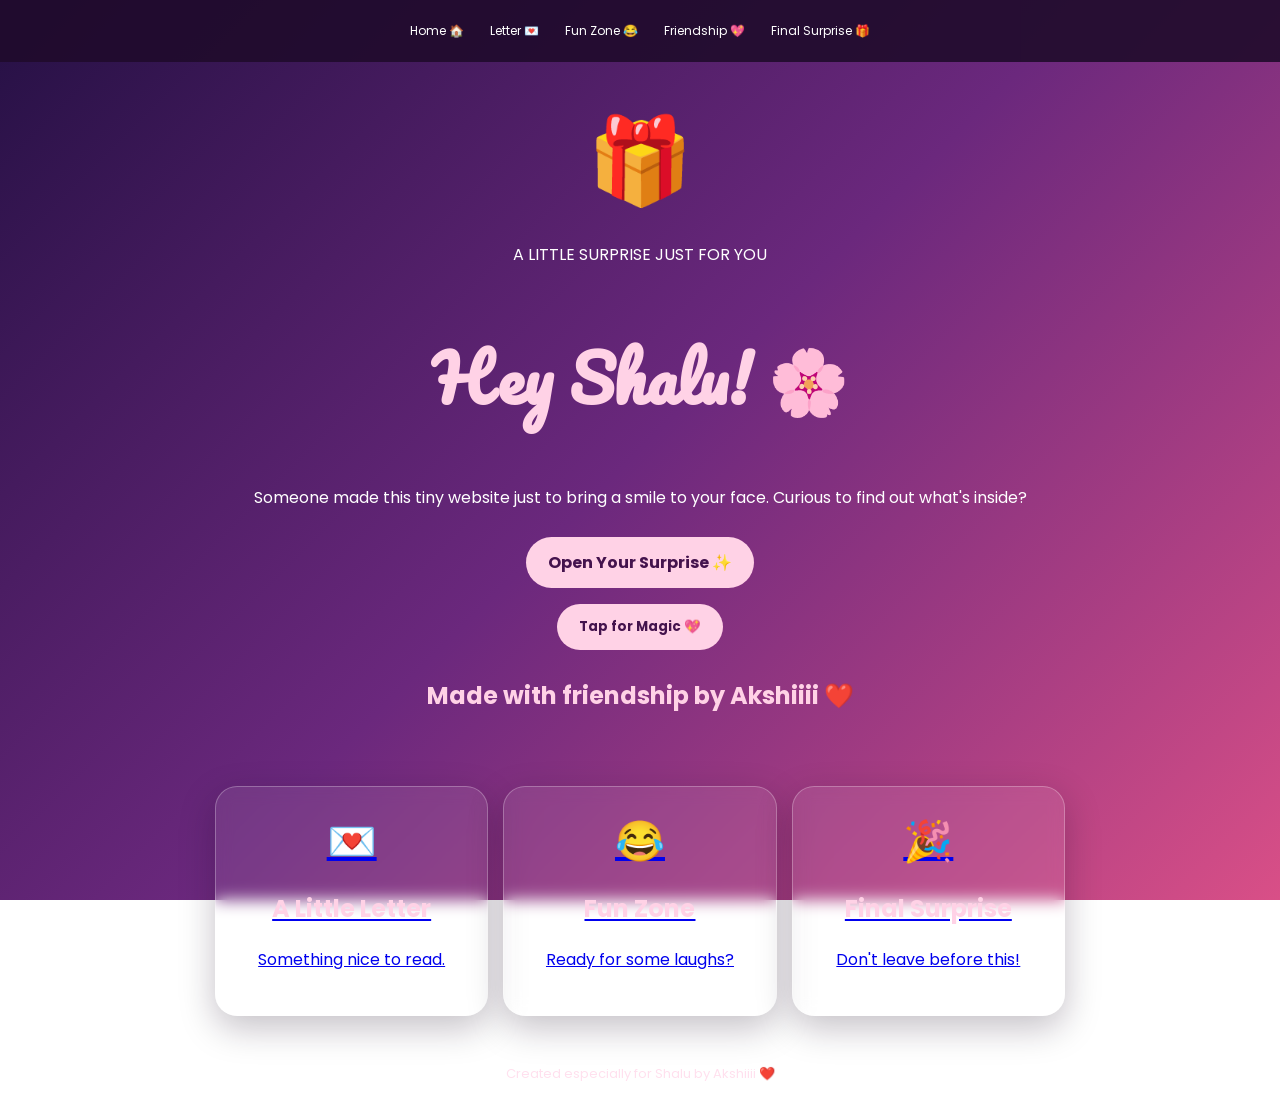
<file: index.html>
<!DOCTYPE html>
<html lang="en">
<head>
<meta charset="UTF-8">
<meta name="viewport" content="width=device-width,initial-scale=1">
<title>A Surprise for Shalu 🎁</title>
<link rel="stylesheet" href="style.css">
</head>
<body>

<nav>
<a href="index.html">Home 🏠</a>
<a href="letter.html">Letter 💌</a>
<a href="fun.html">Fun Zone 😂</a>
<a href="friendship.html">Friendship 💖</a>
<a href="surprise.html">Final Surprise 🎁</a>
</nav>

<main>
<section class="hero">
<div style="font-size:85px">🎁</div>
<p>A LITTLE SURPRISE JUST FOR YOU</p>
<h1 class="script">Hey Shalu! 🌸</h1>
<p>
Someone made this tiny website just to bring a smile
to your face. Curious to find out what's inside?
</p>

<a class="btn" href="letter.html">Open Your Surprise ✨</a>
<button onclick="hearts(30);showToast('You deserve a beautiful day! 🌸')">
Tap for Magic 💖
</button>

<h2>Made with friendship by Akshiiii ❤️</h2>
</section>

<div class="grid">
<a class="tile center" href="letter.html">
<div class="emoji">💌</div>
<h2>A Little Letter</h2>
<p>Something nice to read.</p>
</a>

<a class="tile center" href="fun.html">
<div class="emoji">😂</div>
<h2>Fun Zone</h2>
<p>Ready for some laughs?</p>
</a>

<a class="tile center" href="surprise.html">
<div class="emoji">🎉</div>
<h2>Final Surprise</h2>
<p>Don't leave before this!</p>
</a>
</div>
</main>

<div id="toast" style="display:none;position:fixed;bottom:15px;left:50%;transform:translateX(-50%);background:#ffd2e6;color:#44134d;padding:12px 18px;border-radius:25px;z-index:20"></div>

<footer>Created especially for Shalu by Akshiiii ❤️</footer>
<script src="script.js"></script>
</body>
</html>
</file>
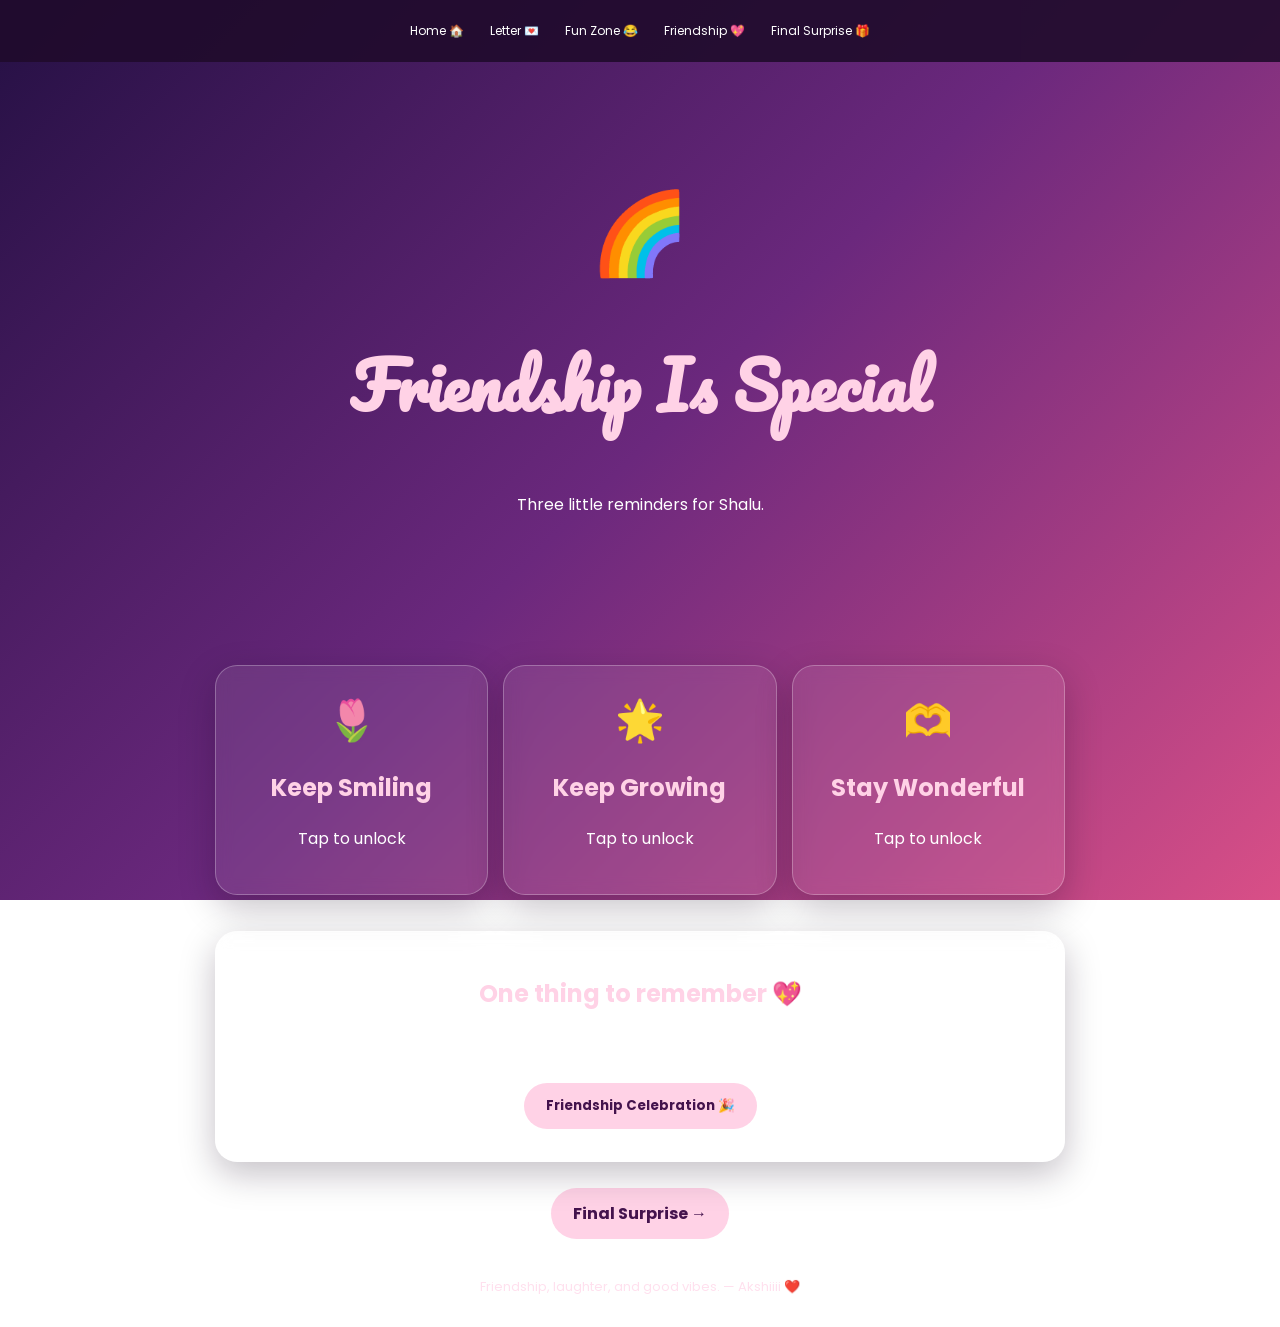
<file: friendship.html>
<!DOCTYPE html>
<html lang="en">
<head>
<meta charset="UTF-8">
<meta name="viewport" content="width=device-width,initial-scale=1">
<title>Friendship for Shalu 💖</title>
<link rel="stylesheet" href="style.css">
</head>
<body>
<nav>
<a href="index.html">Home 🏠</a>
<a href="letter.html">Letter 💌</a>
<a href="fun.html">Fun Zone 😂</a>
<a href="friendship.html">Friendship 💖</a>
<a href="surprise.html">Final Surprise 🎁</a>
</nav>

<main>
<section class="hero">
<div style="font-size:80px">🌈</div>
<h1 class="script">Friendship Is Special</h1>
<p>Three little reminders for Shalu.</p>
</section>

<div class="grid">
<div class="tile center" onclick="reveal('f1')">
<div class="emoji">🌷</div>
<h2>Keep Smiling</h2>
<p>Tap to unlock</p>
<div id="f1" class="secret">
Never underestimate the power of your smile. ❤️
</div>
</div>

<div class="tile center" onclick="reveal('f2')">
<div class="emoji">🌟</div>
<h2>Keep Growing</h2>
<p>Tap to unlock</p>
<div id="f2" class="secret">
Your dreams matter. Keep learning and believing in yourself.
</div>
</div>

<div class="tile center" onclick="reveal('f3')">
<div class="emoji">🫶</div>
<h2>Stay Wonderful</h2>
<p>Tap to unlock</p>
<div id="f3" class="secret">
The world needs more kindness and laughter. Keep sharing yours.
</div>
</div>
</div>

<div class="panel center">
<h2>One thing to remember 💖</h2>
<p>
You don't need a special occasion to appreciate
a good friend. Sometimes a little message is enough.
</p>
<button onclick="hearts(30)">Friendship Celebration 🎉</button>
</div>

<div class="center">
<a class="btn" href="surprise.html">Final Surprise →</a>
</div>
</main>

<footer>Friendship, laughter, and good vibes. — Akshiiii ❤️</footer>
<script src="script.js"></script>
</body>
</html>
</file>
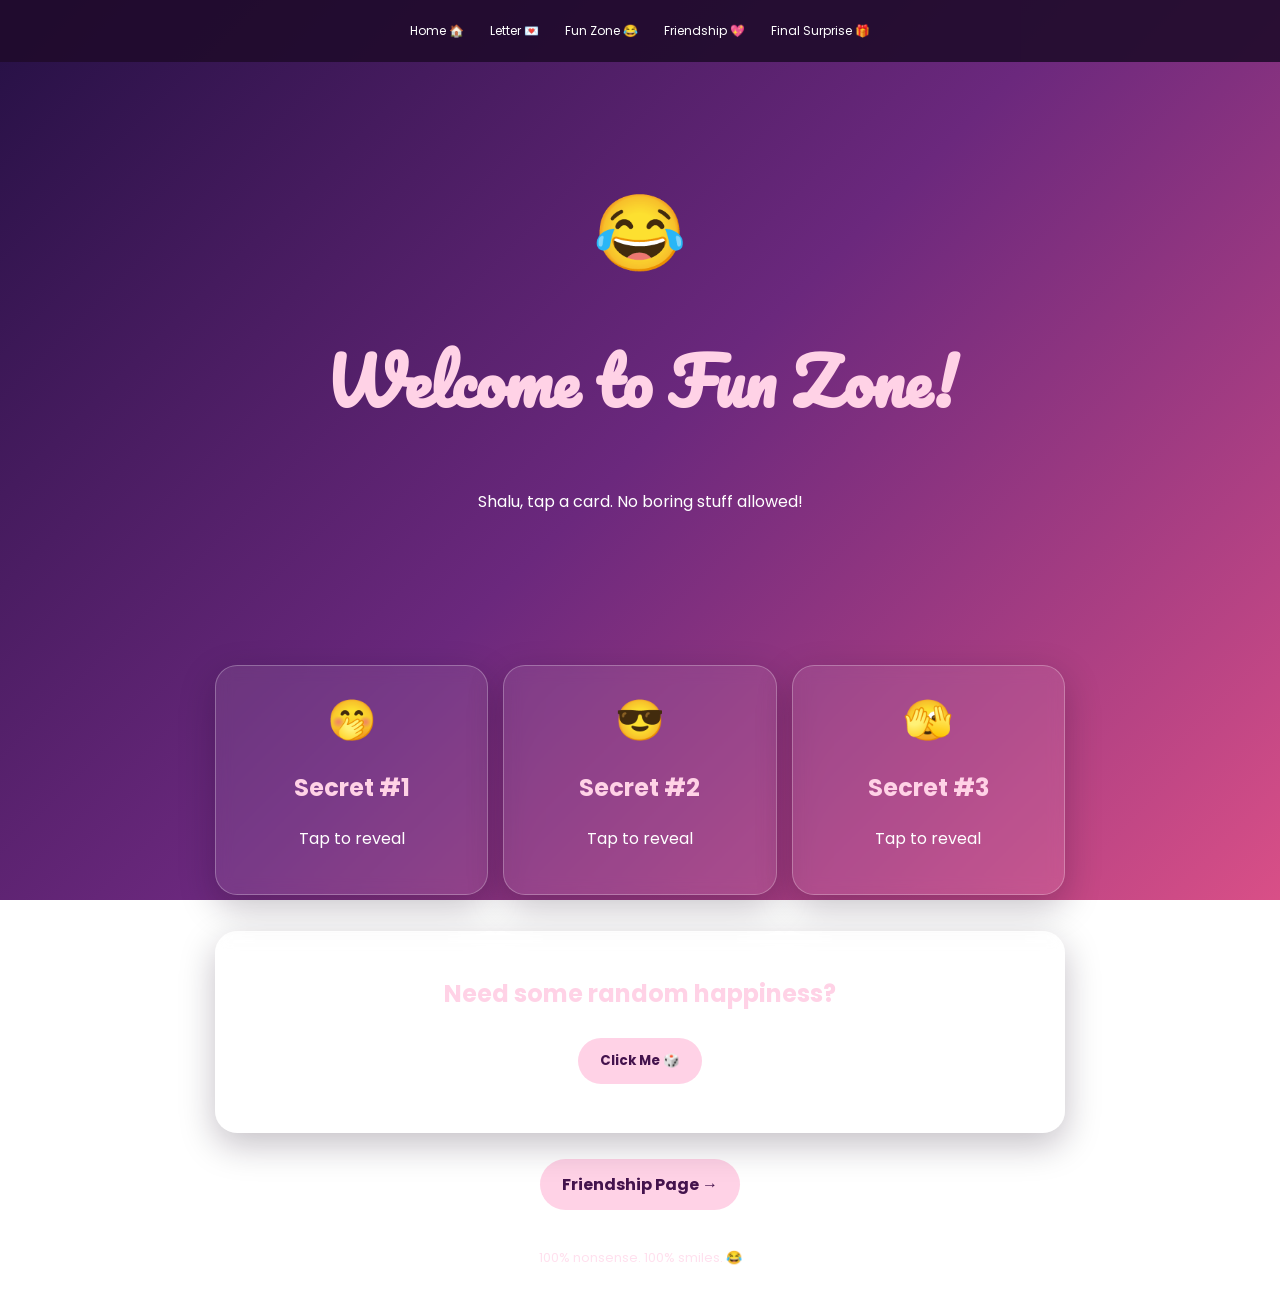
<file: fun.html>
<!DOCTYPE html>
<html lang="en">
<head>
<meta charset="UTF-8">
<meta name="viewport" content="width=device-width,initial-scale=1">
<title>Fun Zone 😂</title>
<link rel="stylesheet" href="style.css">
</head>
<body>
<nav>
<a href="index.html">Home 🏠</a>
<a href="letter.html">Letter 💌</a>
<a href="fun.html">Fun Zone 😂</a>
<a href="friendship.html">Friendship 💖</a>
<a href="surprise.html">Final Surprise 🎁</a>
</nav>

<main>
<section class="hero">
<div style="font-size:75px">😂</div>
<h1 class="script">Welcome to Fun Zone!</h1>
<p>Shalu, tap a card. No boring stuff allowed!</p>
</section>

<div class="grid">
<div class="tile center" onclick="reveal('joke1')">
<div class="emoji">🤭</div>
<h2>Secret #1</h2>
<p>Tap to reveal</p>
<div class="secret" id="joke1">
Official notice: Smiling is compulsory today! 😁
</div>
</div>

<div class="tile center" onclick="reveal('joke2')">
<div class="emoji">😎</div>
<h2>Secret #2</h2>
<p>Tap to reveal</p>
<div class="secret" id="joke2">
Warning: Too much awesomeness detected. 😂
</div>
</div>

<div class="tile center" onclick="reveal('joke3')">
<div class="emoji">🫣</div>
<h2>Secret #3</h2>
<p>Tap to reveal</p>
<div class="secret" id="joke3">
Your daily task: Drink water, laugh a little,
and don't forget how amazing you are! 💖
</div>
</div>
</div>

<div class="panel center">
<h2>Need some random happiness?</h2>
<button onclick="randomMessage()">Click Me 🎲</button>
<p id="random" aria-live="polite"></p>
</div>

<div class="center">
<a class="btn" href="friendship.html">Friendship Page →</a>
</div>
</main>

<footer>100% nonsense. 100% smiles. 😂</footer>
<script src="script.js"></script>
<script>
function randomMessage(){
 const messages=[
 "Shalu, smile! You look better when you're happy. 🌸",
 "Breaking news: Someone deserves a treat today! 🍫",
 "Achievement unlocked: You made it to this page! 🏆",
 "Today's forecast: 99% chance of laughter! 😂",
 "A reminder that you're appreciated. 💖"
 ];
 document.getElementById("random").textContent=
 messages[Math.floor(Math.random()*messages.length)];
 hearts(12);
}
</script>
</body>
</html>
</file>
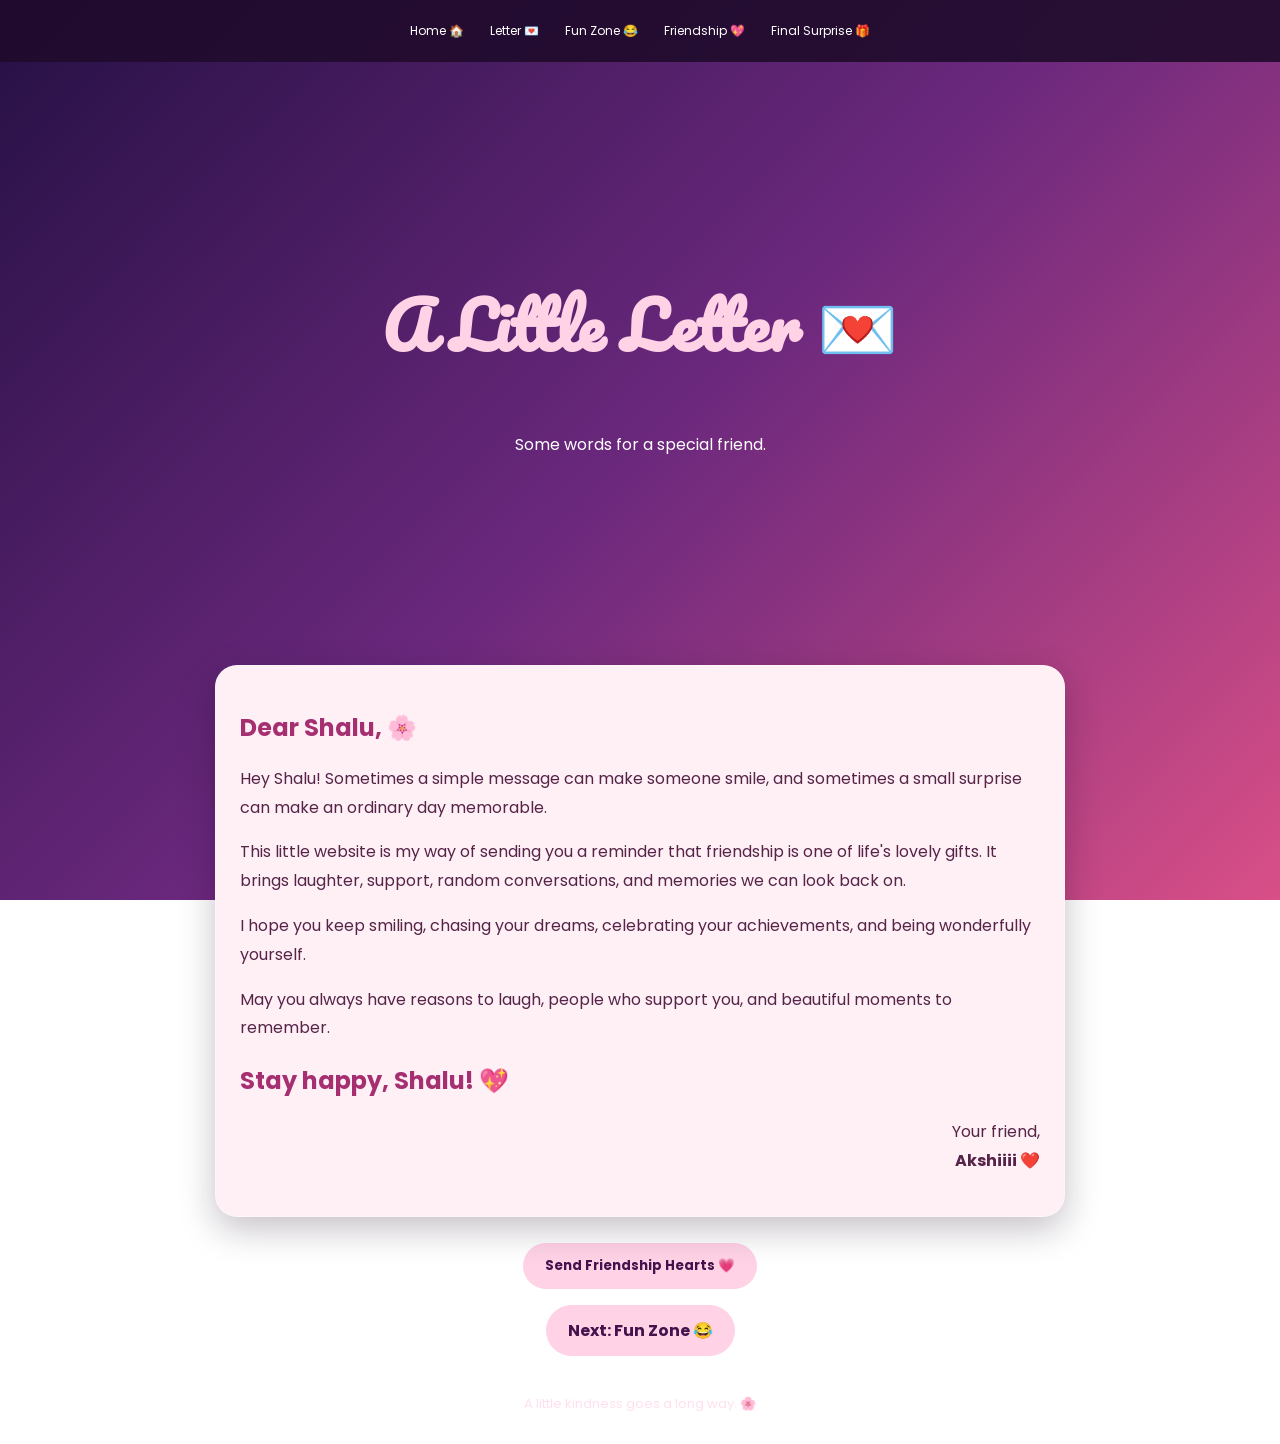
<file: letter.html>
<!DOCTYPE html>
<html lang="en">
<head>
<meta charset="UTF-8">
<meta name="viewport" content="width=device-width,initial-scale=1">
<title>A Letter for Shalu 💌</title>
<link rel="stylesheet" href="style.css">
</head>
<body>
<nav>
<a href="index.html">Home 🏠</a>
<a href="letter.html">Letter 💌</a>
<a href="fun.html">Fun Zone 😂</a>
<a href="friendship.html">Friendship 💖</a>
<a href="surprise.html">Final Surprise 🎁</a>
</nav>

<main>
<section class="hero">
<h1 class="script">A Little Letter 💌</h1>
<p>Some words for a special friend.</p>
</section>

<div class="panel" style="background:#fff0f5;color:#552448">
<h2 style="color:#a52f71">Dear Shalu, 🌸</h2>

<p>
Hey Shalu! Sometimes a simple message can make
someone smile, and sometimes a small surprise
can make an ordinary day memorable.
</p>

<p>
This little website is my way of sending you a
reminder that friendship is one of life's lovely
gifts. It brings laughter, support, random
conversations, and memories we can look back on.
</p>

<p>
I hope you keep smiling, chasing your dreams,
celebrating your achievements, and being
wonderfully yourself.
</p>

<p>
May you always have reasons to laugh, people
who support you, and beautiful moments to remember.
</p>

<h2 style="color:#a52f71">Stay happy, Shalu! 💖</h2>

<p style="text-align:right">
Your friend,<br><b>Akshiiii ❤️</b>
</p>
</div>

<div class="center">
<button onclick="hearts(35)">Send Friendship Hearts 💗</button>
<br>
<a class="btn" href="fun.html">Next: Fun Zone 😂</a>
</div>
</main>

<footer>A little kindness goes a long way. 🌸</footer>
<script src="script.js"></script>
</body>
</html>
</file>
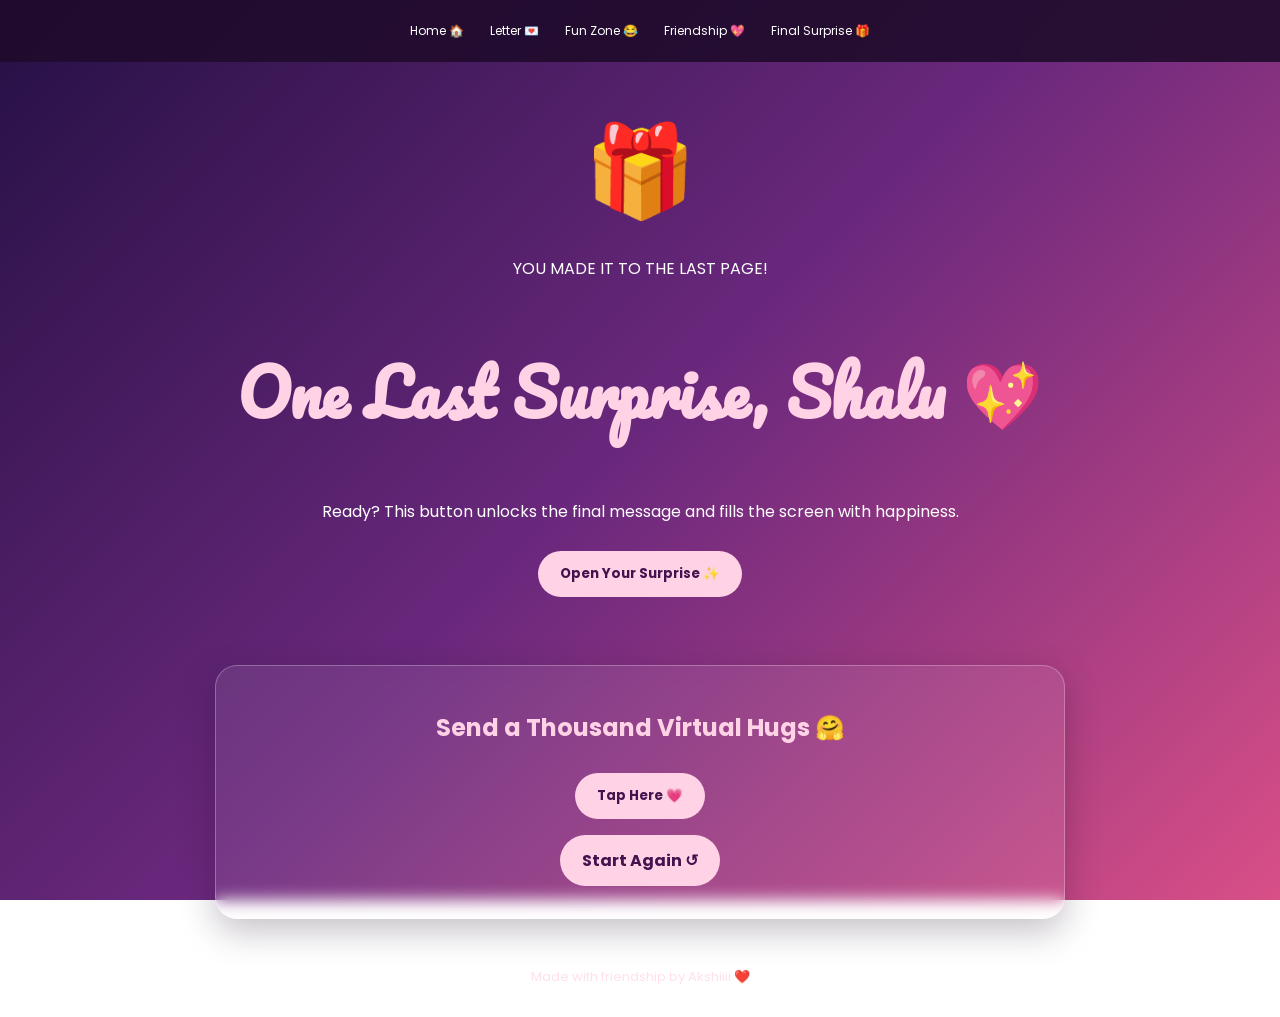
<file: surprise.html>
<!DOCTYPE html>
<html lang="en">
<head>
<meta charset="UTF-8">
<meta name="viewport" content="width=device-width,initial-scale=1">
<title>Final Surprise for Shalu 🎁</title>
<link rel="stylesheet" href="style.css">
</head>
<body>
<nav>
<a href="index.html">Home 🏠</a>
<a href="letter.html">Letter 💌</a>
<a href="fun.html">Fun Zone 😂</a>
<a href="friendship.html">Friendship 💖</a>
<a href="surprise.html">Final Surprise 🎁</a>
</nav>

<main>
<section class="hero">
<div style="font-size:90px">🎁</div>
<p>YOU MADE IT TO THE LAST PAGE!</p>
<h1 class="script">One Last Surprise, Shalu 💖</h1>
<p>
Ready? This button unlocks the final message
and fills the screen with happiness.
</p>

<button onclick="finalSurprise()">Open Your Surprise ✨</button>

<div id="final" class="secret panel">
<div style="font-size:65px">🌸💖🌸</div>
<h2>Dear Shalu,</h2>
<p>
I hope this little website made you smile.
It was created to add a little happiness to your day
and remind you that you are appreciated as a friend.
</p>
<p>
Keep smiling, keep chasing your dreams, and keep
making wonderful memories. May you have many
beautiful days ahead!
</p>
<h2>Stay Happy Always! ❤️</h2>
<p><b>Your friend, Akshiiii 💖</b></p>
</div>
</section>

<div class="panel center">
<h2>Send a Thousand Virtual Hugs 🤗</h2>
<button onclick="hearts(60)">Tap Here 💗</button>
<br>
<a class="btn" href="index.html">Start Again ↺</a>
</div>
</main>

<footer>Made with friendship by Akshiiii ❤️</footer>
<script src="script.js"></script>
</body>
</html>
</file>
<file: style.css>
@import url('https://fonts.googleapis.com/css2?family=Poppins:wght@400;600;700&family=Pacifico&display=swap');

*{box-sizing:border-box}
body{
  margin:0;
  font-family:Poppins,sans-serif;
  color:#fff;
  min-height:100vh;
  background:linear-gradient(135deg,#251044,#6b287d,#d94f87);
  background-attachment:fixed;
}
nav{
  display:flex;justify-content:center;flex-wrap:wrap;
  gap:6px;padding:14px 6px;
  background:#200b2de8;position:sticky;top:0;z-index:10;
}
nav a{
  color:white;text-decoration:none;font-size:12px;
  padding:8px 10px;border-radius:20px;transition:.3s;
}
nav a:hover{background:#ff8fba;color:#351044}
main{width:min(92%,850px);margin:auto}
.hero{
  min-height:65vh;display:flex;flex-direction:column;
  justify-content:center;align-items:center;text-align:center;
  padding:35px 10px;
}
h1{font-size:clamp(36px,8vw,65px);line-height:1.15}
h2{color:#ffd2e6}
.script{font-family:Pacifico,cursive;color:#ffd2e6}
p{line-height:1.8}
.panel,.tile{
  padding:24px;margin:18px 0;border-radius:22px;
  background:#ffffff15;border:1px solid #ffffff44;
  box-shadow:0 12px 35px #16072040;
  backdrop-filter:blur(8px);
}
.grid{
  display:grid;grid-template-columns:repeat(auto-fit,minmax(210px,1fr));
  gap:15px;
}
.tile{cursor:pointer;transition:.3s}
.tile:hover{transform:translateY(-6px) rotate(-1deg);background:#ffffff24}
.emoji{font-size:40px}
button,.btn{
  display:inline-block;margin:8px 4px;padding:13px 22px;
  border:0;border-radius:30px;background:#ffd2e6;
  color:#44134d;font-weight:bold;text-decoration:none;
  cursor:pointer;transition:.25s;font-family:inherit;
}
button:hover,.btn:hover{
  transform:scale(1.05);
  box-shadow:0 0 25px #ffd2e677;
}
.center{text-align:center}
.secret{display:none;animation:appear .5s ease}
.secret.show{display:block}
.heart{
  position:fixed;bottom:-35px;z-index:100;
  pointer-events:none;animation:floatUp 2.5s linear forwards;
  font-size:25px;
}
footer{text-align:center;padding:30px 10px;color:#ffe0ee;font-size:13px}
@keyframes floatUp{
  to{transform:translateY(-110vh) rotate(360deg);opacity:0}
}
@keyframes appear{
  from{opacity:0;transform:translateY(15px)}
  to{opacity:1;transform:translateY(0)}
}
@media(max-width:480px){
  nav{gap:2px}
  nav a{font-size:10px;padding:7px}
  .panel,.tile{padding:18px}
}
</file>
